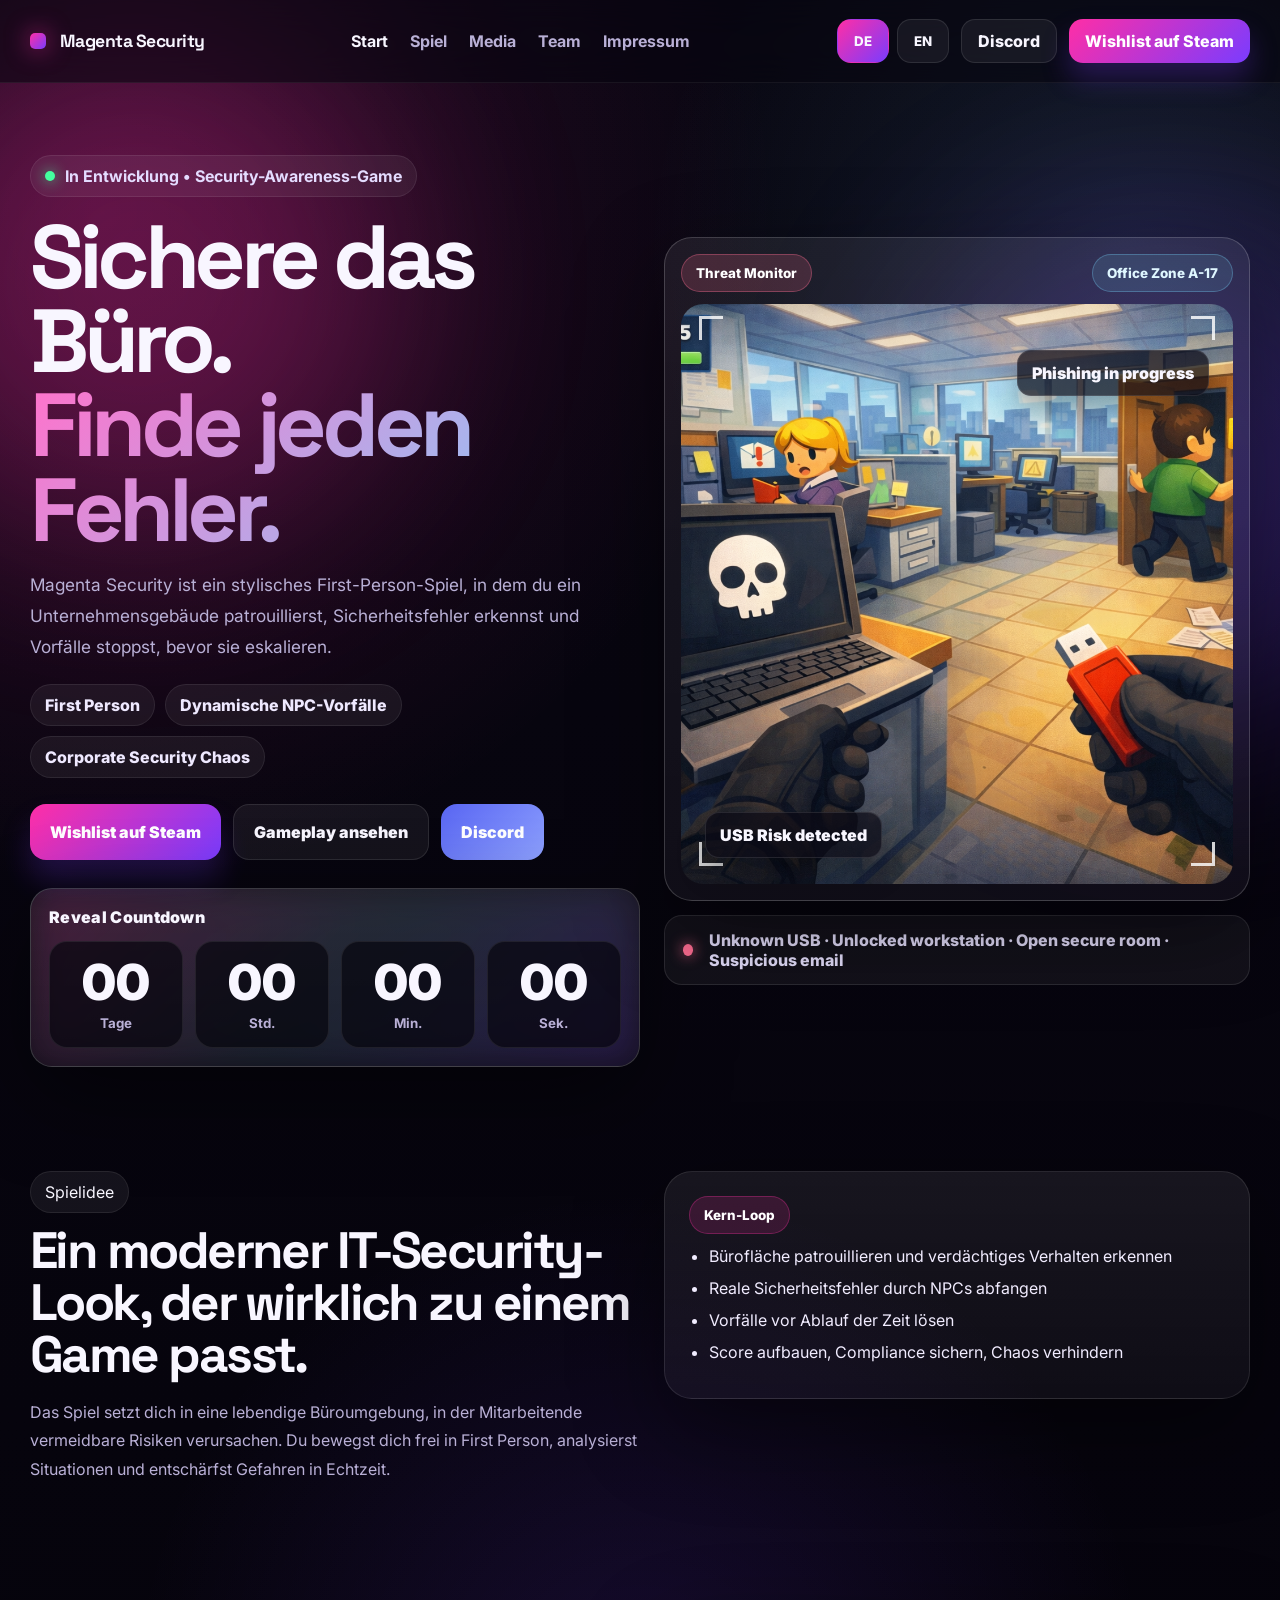
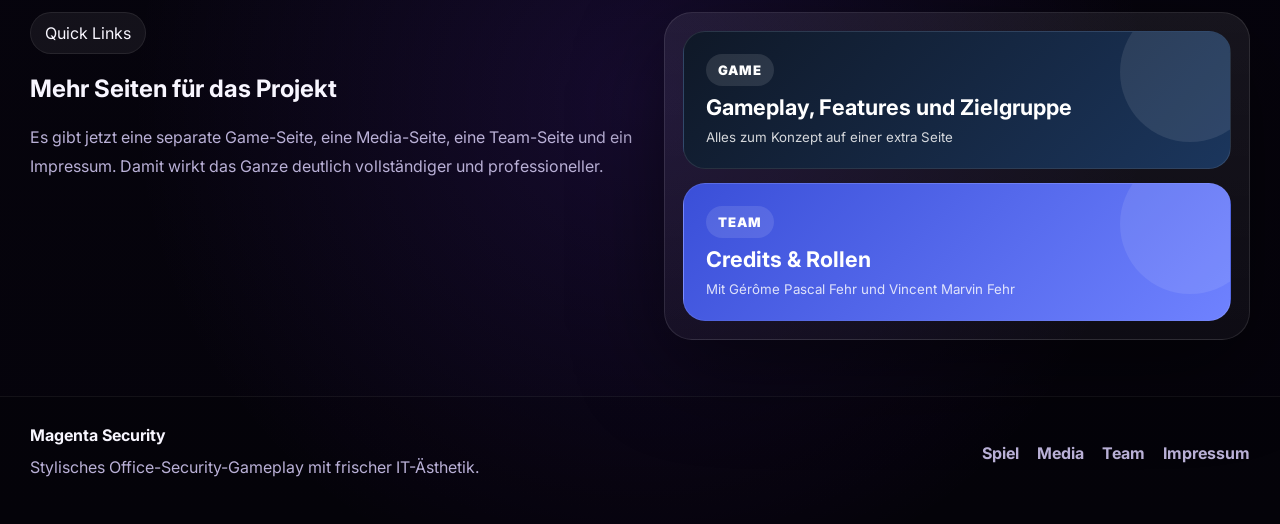
<file: index.html>
<!DOCTYPE html><html lang="de"><head><meta charset="UTF-8"/><meta name="viewport" content="width=device-width, initial-scale=1.0"/><title>Magenta Security — Home</title>
<link rel="preconnect" href="https://fonts.googleapis.com"><link rel="preconnect" href="https://fonts.gstatic.com" crossorigin><link href="https://fonts.googleapis.com/css2?family=Space+Grotesk:wght@400;500;700&family=Inter:wght@400;500;700;800;900&display=swap" rel="stylesheet"><link rel="stylesheet" href="styles.css"/></head><body>
  <div class="noise"></div><div class="scanline"></div><div class="blob blob-a"></div><div class="blob blob-b"></div>
  <header class="topbar">
    <div class="wrap nav">
      <a href="index.html" class="logo"><span class="logo-mark"></span><span class="logo-text">Magenta Security</span></a>
      <nav class="menu">
        <a href="index.html" data-page="index.html" data-i18n="home">Start</a>
        <a href="game.html" data-page="game.html" data-i18n="about">Spiel</a>
        <a href="media.html" data-page="media.html" data-i18n="media">Media</a>
        <a href="team.html" data-page="team.html" data-i18n="creators">Team</a>
        <a href="impressum.html" data-page="impressum.html" data-i18n="legal">Impressum</a>
      </nav>
      <div class="nav-actions">
        <div class="lang-toggle"><button data-lang="de" class="active">DE</button><button data-lang="en">EN</button></div>
        <a class="nav-btn ghost" href="https://discord.com/" target="_blank" rel="noopener noreferrer" data-i18n="discord">Discord</a>
        <a class="nav-btn primary" href="https://store.steampowered.com/" target="_blank" rel="noopener noreferrer" data-i18n="wishlist">Wishlist auf Steam</a>
      </div>
    </div>
  </header>

<main><section class="hero"><div class="wrap hero-grid"><div class="hero-copy reveal"><div class="status-pill"><span class="dot"></span><span data-i18n="status">In Entwicklung • Security-Awareness-Game</span></div>
<h1><span data-i18n="hero1">Sichere das Büro.</span><span class="accent" data-i18n="hero2">Finde jeden Fehler.</span></h1>
<p class="hero-text" data-i18n="herotext">Magenta Security ist ein stylisches First-Person-Spiel, in dem du ein Unternehmensgebäude patrouillierst, Sicherheitsfehler erkennst und Vorfälle stoppst, bevor sie eskalieren.</p>
<div class="hero-badges"><span data-i18n="badge1">First Person</span><span data-i18n="badge2">Dynamische NPC-Vorfälle</span><span data-i18n="badge3">Corporate Security Chaos</span></div>
<div class="cta-row"><a class="cta primary" href="https://store.steampowered.com/" target="_blank" rel="noopener noreferrer" data-i18n="wishlist">Wishlist auf Steam</a><a class="cta secondary" href="media.html" data-i18n="watch">Gameplay ansehen</a><a class="cta discord" href="https://discord.com/" target="_blank" rel="noopener noreferrer" data-i18n="discord">Discord</a></div>
<div class="countdown-shell"><div class="countdown-title" data-i18n="reveal">Reveal Countdown</div><div class="countdown-grid"><div><span id="days">00</span><small data-i18n="days">Tage</small></div><div><span id="hours">00</span><small data-i18n="hours">Std.</small></div><div><span id="minutes">00</span><small data-i18n="minutes">Min.</small></div><div><span id="seconds">00</span><small data-i18n="seconds">Sek.</small></div></div></div></div>
<div class="hero-panel reveal"><div class="hero-screen"><div class="screen-top"><span class="mini-pill danger">Threat Monitor</span><span class="mini-pill info">Office Zone A-17</span></div><img src="gameplay_fp.png" alt="Magenta Security First Person Gameplay"/><div class="screen-overlay"><div class="corner corner-tl"></div><div class="corner corner-tr"></div><div class="corner corner-bl"></div><div class="corner corner-br"></div><div class="hud-card left">USB Risk detected</div><div class="hud-card right">Phishing in progress</div></div></div><div class="alert-strip"><span></span><p>Unknown USB · Unlocked workstation · Open secure room · Suspicious email</p></div></div></div></section>
<section class="section"><div class="wrap feature-layout"><div class="text-side reveal"><div class="eyebrow" data-i18n="premise">Spielidee</div><h2 data-i18n="premiseTitle">Ein moderner IT-Security-Look, der wirklich zu einem Game passt.</h2><p data-i18n="premiseText">Das Spiel setzt dich in eine lebendige Büroumgebung, in der Mitarbeitende vermeidbare Risiken verursachen. Du bewegst dich frei in First Person, analysierst Situationen und entschärfst Gefahren in Echtzeit.</p></div>
<div class="glass-card reveal"><div class="mini-pill magenta" data-i18n="coreloop">Kern-Loop</div><ul class="loop-list"><li data-i18n="loop1">Bürofläche patrouillieren und verdächtiges Verhalten erkennen</li><li data-i18n="loop2">Reale Sicherheitsfehler durch NPCs abfangen</li><li data-i18n="loop3">Vorfälle vor Ablauf der Zeit lösen</li><li data-i18n="loop4">Score aufbauen, Compliance sichern, Chaos verhindern</li></ul></div></div></section>
<section class="section"><div class="wrap community-grid"><div class="community-copy reveal"><div class="eyebrow">Quick Links</div><h2>Mehr Seiten für das Projekt</h2><p>Es gibt jetzt eine separate Game-Seite, eine Media-Seite, eine Team-Seite und ein Impressum. Damit wirkt das Ganze deutlich vollständiger und professioneller.</p></div>
<div class="community-card reveal"><a class="big-action steam" href="game.html"><span class="action-label">Game</span><strong>Gameplay, Features und Zielgruppe</strong><small>Alles zum Konzept auf einer extra Seite</small></a><a class="big-action discord" href="team.html"><span class="action-label">Team</span><strong>Credits & Rollen</strong><small>Mit Gérôme Pascal Fehr und Vincent Marvin Fehr</small></a></div></div></section></main>
  <footer class="footer">
    <div class="wrap footer-row">
      <div><strong>Magenta Security</strong><p data-i18n="footerText">Stylisches Office-Security-Gameplay mit frischer IT-Ästhetik.</p></div>
      <div class="footer-links">
        <a href="game.html" data-i18n="about">Spiel</a><a href="media.html" data-i18n="media">Media</a><a href="team.html" data-i18n="creators">Team</a><a href="impressum.html" data-i18n="legal">Impressum</a>
      </div>
    </div>
  </footer><script src="script.js"></script>
</body></html>
</file>
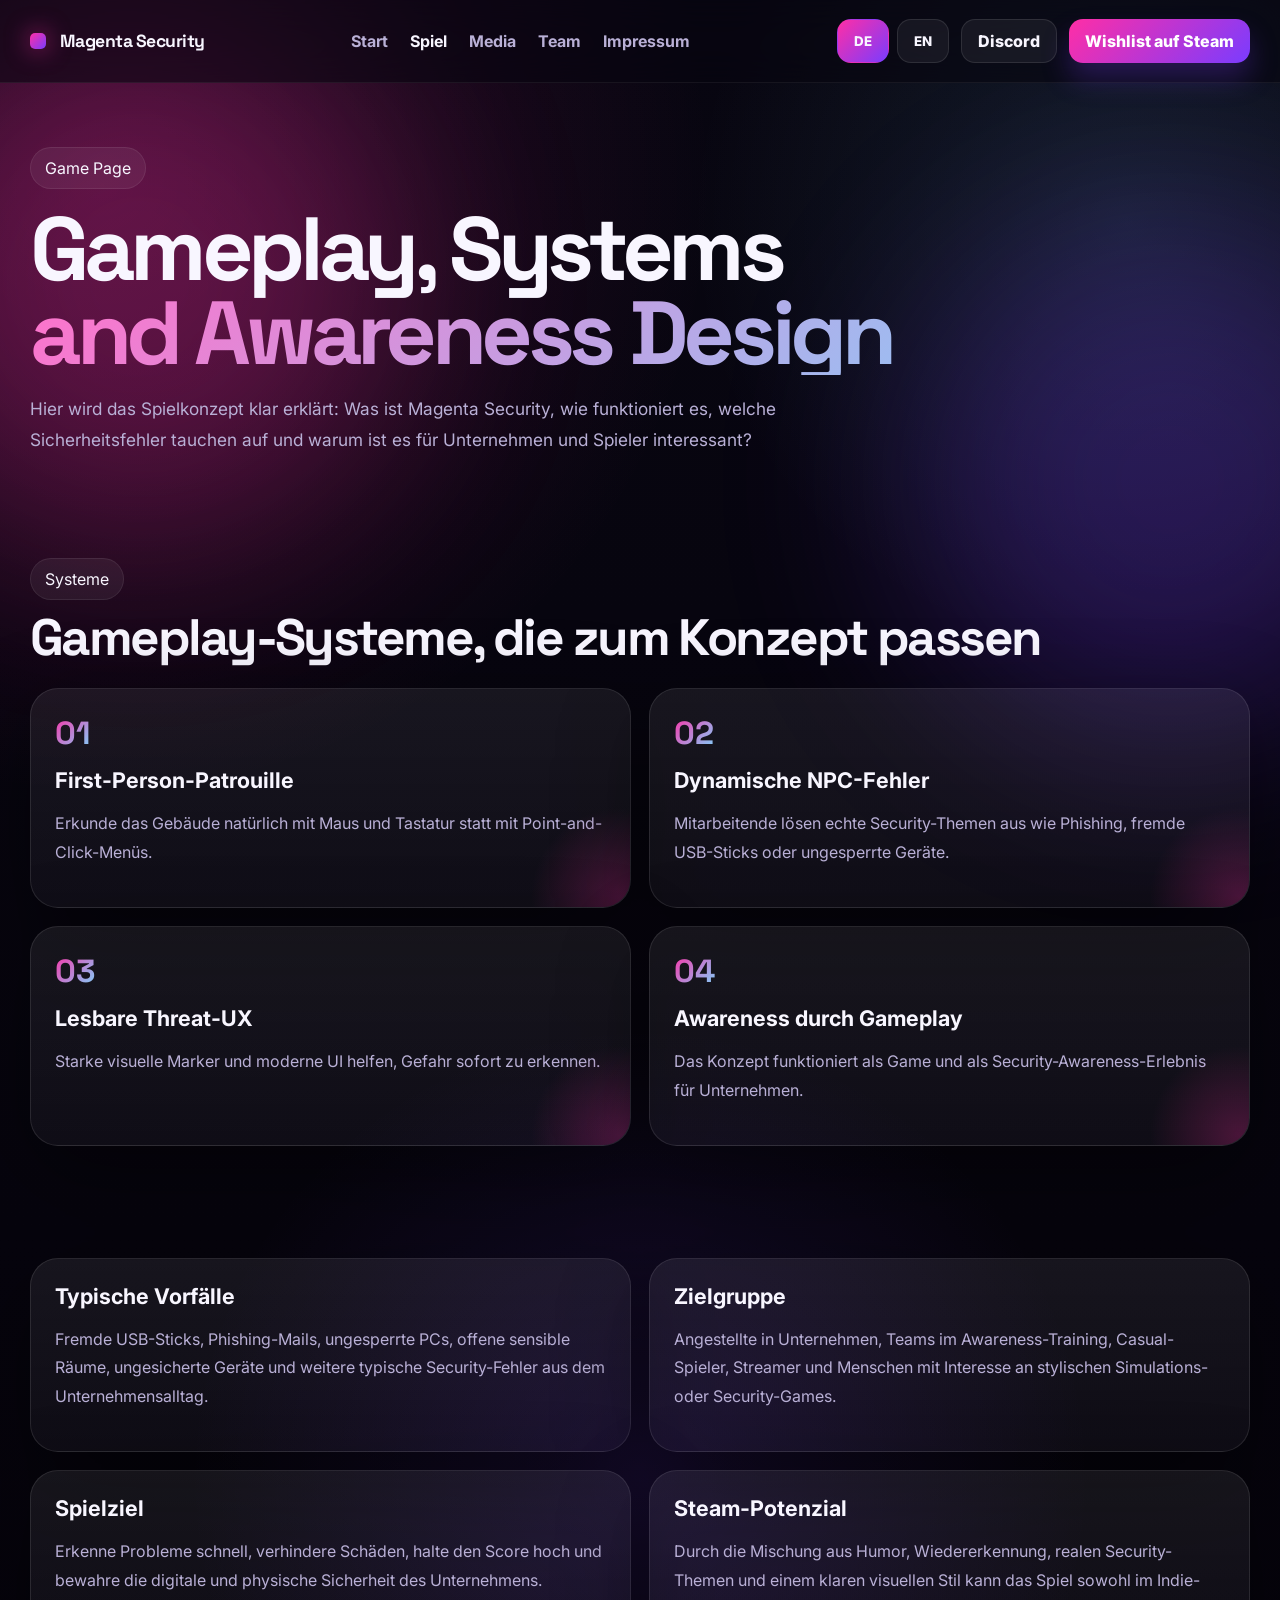
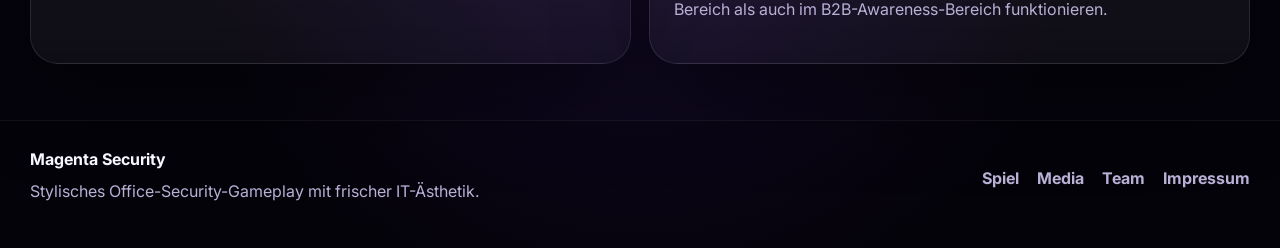
<file: game.html>
<!DOCTYPE html><html lang="de"><head><meta charset="UTF-8"/><meta name="viewport" content="width=device-width, initial-scale=1.0"/><title>Magenta Security — Spiel</title>
<link rel="preconnect" href="https://fonts.googleapis.com"><link rel="preconnect" href="https://fonts.gstatic.com" crossorigin><link href="https://fonts.googleapis.com/css2?family=Space+Grotesk:wght@400;500;700&family=Inter:wght@400;500;700;800;900&display=swap" rel="stylesheet"><link rel="stylesheet" href="styles.css"/></head><body>
  <div class="noise"></div><div class="scanline"></div><div class="blob blob-a"></div><div class="blob blob-b"></div>
  <header class="topbar">
    <div class="wrap nav">
      <a href="index.html" class="logo"><span class="logo-mark"></span><span class="logo-text">Magenta Security</span></a>
      <nav class="menu">
        <a href="index.html" data-page="index.html" data-i18n="home">Start</a>
        <a href="game.html" data-page="game.html" data-i18n="about">Spiel</a>
        <a href="media.html" data-page="media.html" data-i18n="media">Media</a>
        <a href="team.html" data-page="team.html" data-i18n="creators">Team</a>
        <a href="impressum.html" data-page="impressum.html" data-i18n="legal">Impressum</a>
      </nav>
      <div class="nav-actions">
        <div class="lang-toggle"><button data-lang="de" class="active">DE</button><button data-lang="en">EN</button></div>
        <a class="nav-btn ghost" href="https://discord.com/" target="_blank" rel="noopener noreferrer" data-i18n="discord">Discord</a>
        <a class="nav-btn primary" href="https://store.steampowered.com/" target="_blank" rel="noopener noreferrer" data-i18n="wishlist">Wishlist auf Steam</a>
      </div>
    </div>
  </header>

<main><section class="page-hero"><div class="wrap reveal"><div class="eyebrow">Game Page</div><h1><span>Gameplay, Systems</span><span class="accent">and Awareness Design</span></h1><p class="lead">Hier wird das Spielkonzept klar erklärt: Was ist Magenta Security, wie funktioniert es, welche Sicherheitsfehler tauchen auf und warum ist es für Unternehmen und Spieler interessant?</p></div></section>
<section class="section systems-section"><div class="wrap"><div class="section-head reveal"><div class="eyebrow">Systeme</div><h2 data-i18n="systemsTitle">Gameplay-Systeme, die zum Konzept passen</h2></div><div class="systems-grid">
<article class="system-card reveal"><span class="card-index">01</span><h3 data-i18n="s1t">First-Person-Patrouille</h3><p data-i18n="s1d">Erkunde das Gebäude natürlich mit Maus und Tastatur statt mit Point-and-Click-Menüs.</p></article>
<article class="system-card reveal"><span class="card-index">02</span><h3 data-i18n="s2t">Dynamische NPC-Fehler</h3><p data-i18n="s2d">Mitarbeitende lösen echte Security-Themen aus wie Phishing, fremde USB-Sticks oder ungesperrte Geräte.</p></article>
<article class="system-card reveal"><span class="card-index">03</span><h3 data-i18n="s3t">Lesbare Threat-UX</h3><p data-i18n="s3d">Starke visuelle Marker und moderne UI helfen, Gefahr sofort zu erkennen.</p></article>
<article class="system-card reveal"><span class="card-index">04</span><h3 data-i18n="s4t">Awareness durch Gameplay</h3><p data-i18n="s4d">Das Konzept funktioniert als Game und als Security-Awareness-Erlebnis für Unternehmen.</p></article>
</div></div></section>
<section class="section"><div class="wrap card-grid"><div class="info-box reveal"><h3>Typische Vorfälle</h3><p>Fremde USB-Sticks, Phishing-Mails, ungesperrte PCs, offene sensible Räume, ungesicherte Geräte und weitere typische Security-Fehler aus dem Unternehmensalltag.</p></div><div class="info-box reveal"><h3>Zielgruppe</h3><p>Angestellte in Unternehmen, Teams im Awareness-Training, Casual-Spieler, Streamer und Menschen mit Interesse an stylischen Simulations- oder Security-Games.</p></div><div class="info-box reveal"><h3>Spielziel</h3><p>Erkenne Probleme schnell, verhindere Schäden, halte den Score hoch und bewahre die digitale und physische Sicherheit des Unternehmens.</p></div><div class="info-box reveal"><h3>Steam-Potenzial</h3><p>Durch die Mischung aus Humor, Wiedererkennung, realen Security-Themen und einem klaren visuellen Stil kann das Spiel sowohl im Indie-Bereich als auch im B2B-Awareness-Bereich funktionieren.</p></div></div></section></main>
  <footer class="footer">
    <div class="wrap footer-row">
      <div><strong>Magenta Security</strong><p data-i18n="footerText">Stylisches Office-Security-Gameplay mit frischer IT-Ästhetik.</p></div>
      <div class="footer-links">
        <a href="game.html" data-i18n="about">Spiel</a><a href="media.html" data-i18n="media">Media</a><a href="team.html" data-i18n="creators">Team</a><a href="impressum.html" data-i18n="legal">Impressum</a>
      </div>
    </div>
  </footer><script src="script.js"></script>
</body></html>
</file>
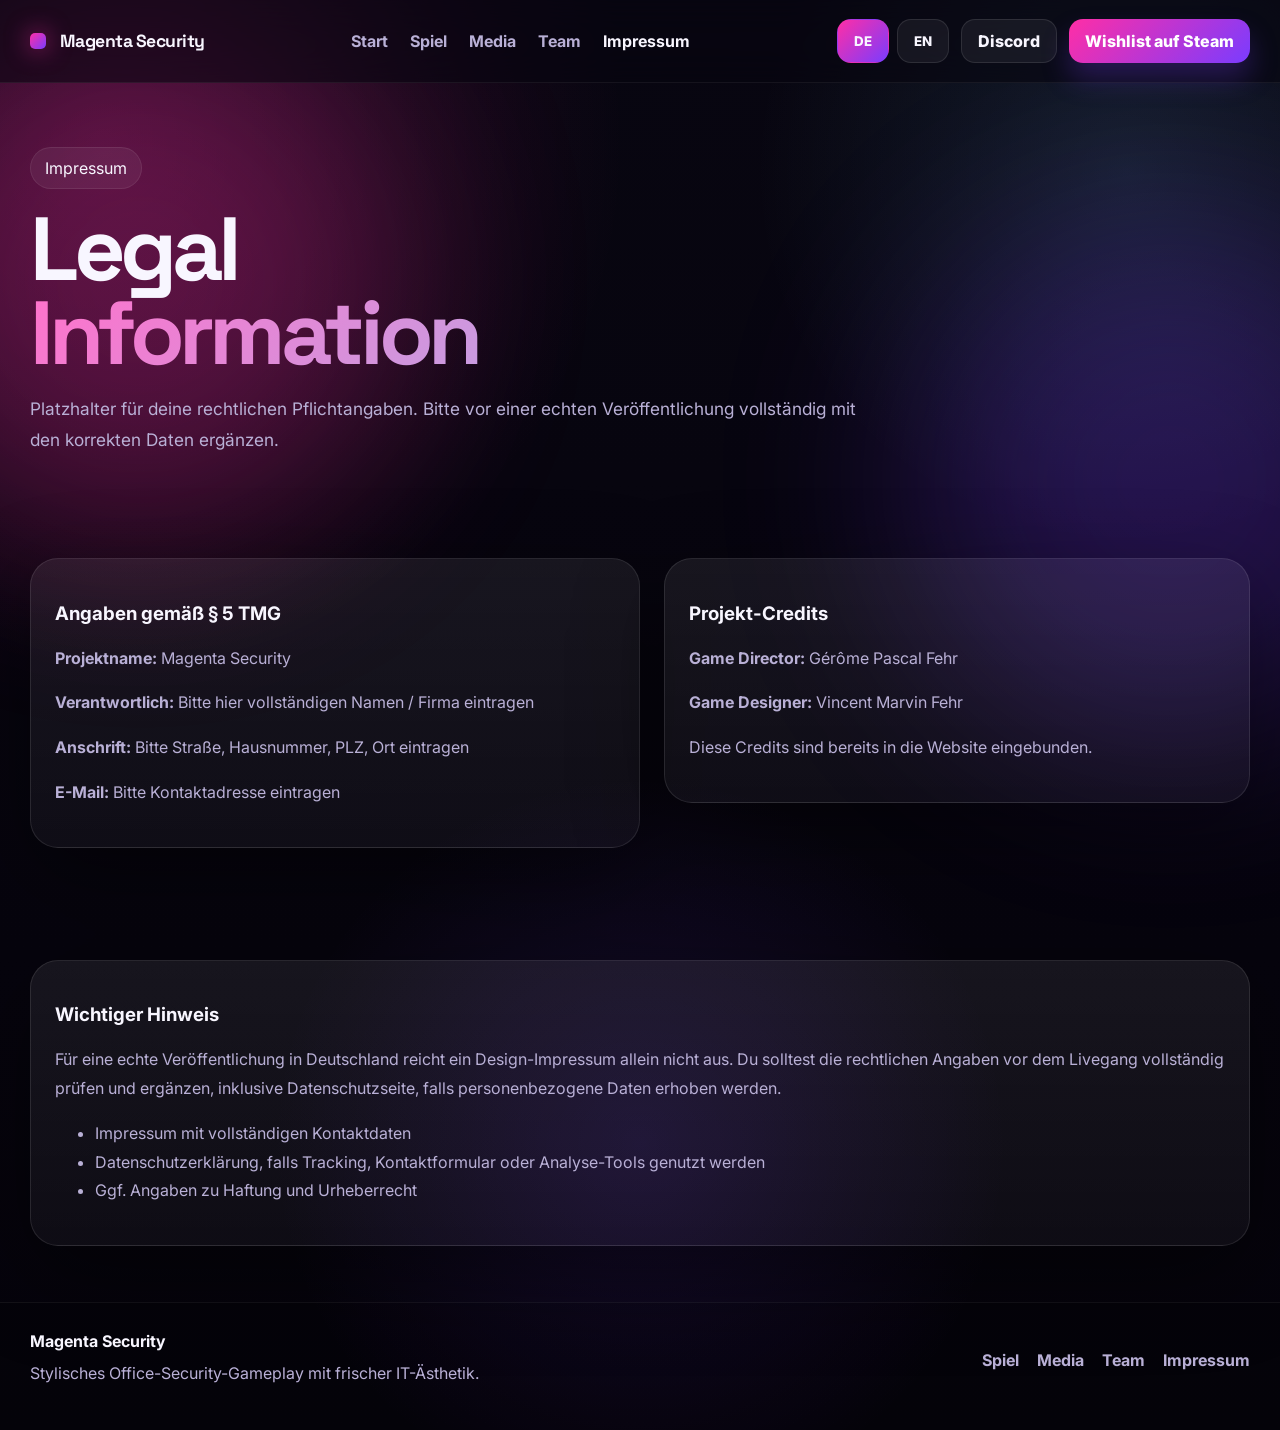
<file: impressum.html>
<!DOCTYPE html><html lang="de"><head><meta charset="UTF-8"/><meta name="viewport" content="width=device-width, initial-scale=1.0"/><title>Magenta Security — Impressum</title>
<link rel="preconnect" href="https://fonts.googleapis.com"><link rel="preconnect" href="https://fonts.gstatic.com" crossorigin><link href="https://fonts.googleapis.com/css2?family=Space+Grotesk:wght@400;500;700&family=Inter:wght@400;500;700;800;900&display=swap" rel="stylesheet"><link rel="stylesheet" href="styles.css"/></head><body>
  <div class="noise"></div><div class="scanline"></div><div class="blob blob-a"></div><div class="blob blob-b"></div>
  <header class="topbar">
    <div class="wrap nav">
      <a href="index.html" class="logo"><span class="logo-mark"></span><span class="logo-text">Magenta Security</span></a>
      <nav class="menu">
        <a href="index.html" data-page="index.html" data-i18n="home">Start</a>
        <a href="game.html" data-page="game.html" data-i18n="about">Spiel</a>
        <a href="media.html" data-page="media.html" data-i18n="media">Media</a>
        <a href="team.html" data-page="team.html" data-i18n="creators">Team</a>
        <a href="impressum.html" data-page="impressum.html" data-i18n="legal">Impressum</a>
      </nav>
      <div class="nav-actions">
        <div class="lang-toggle"><button data-lang="de" class="active">DE</button><button data-lang="en">EN</button></div>
        <a class="nav-btn ghost" href="https://discord.com/" target="_blank" rel="noopener noreferrer" data-i18n="discord">Discord</a>
        <a class="nav-btn primary" href="https://store.steampowered.com/" target="_blank" rel="noopener noreferrer" data-i18n="wishlist">Wishlist auf Steam</a>
      </div>
    </div>
  </header>

<main><section class="page-hero"><div class="wrap reveal"><div class="eyebrow">Impressum</div><h1><span>Legal</span><span class="accent">Information</span></h1><p class="lead">Platzhalter für deine rechtlichen Pflichtangaben. Bitte vor einer echten Veröffentlichung vollständig mit den korrekten Daten ergänzen.</p></div></section>
<section class="section"><div class="wrap two-col"><div class="legal-card reveal"><h3>Angaben gemäß § 5 TMG</h3><p><strong>Projektname:</strong> Magenta Security</p><p><strong>Verantwortlich:</strong> Bitte hier vollständigen Namen / Firma eintragen</p><p><strong>Anschrift:</strong> Bitte Straße, Hausnummer, PLZ, Ort eintragen</p><p><strong>E-Mail:</strong> Bitte Kontaktadresse eintragen</p></div><div class="legal-card reveal"><h3>Projekt-Credits</h3><p><strong>Game Director:</strong> Gérôme Pascal Fehr</p><p><strong>Game Designer:</strong> Vincent Marvin Fehr</p><p>Diese Credits sind bereits in die Website eingebunden.</p></div></div></section>
<section class="section"><div class="wrap legal-card reveal"><h3>Wichtiger Hinweis</h3><p>Für eine echte Veröffentlichung in Deutschland reicht ein Design-Impressum allein nicht aus. Du solltest die rechtlichen Angaben vor dem Livegang vollständig prüfen und ergänzen, inklusive Datenschutzseite, falls personenbezogene Daten erhoben werden.</p><ul><li>Impressum mit vollständigen Kontaktdaten</li><li>Datenschutzerklärung, falls Tracking, Kontaktformular oder Analyse-Tools genutzt werden</li><li>Ggf. Angaben zu Haftung und Urheberrecht</li></ul></div></section></main>
  <footer class="footer">
    <div class="wrap footer-row">
      <div><strong>Magenta Security</strong><p data-i18n="footerText">Stylisches Office-Security-Gameplay mit frischer IT-Ästhetik.</p></div>
      <div class="footer-links">
        <a href="game.html" data-i18n="about">Spiel</a><a href="media.html" data-i18n="media">Media</a><a href="team.html" data-i18n="creators">Team</a><a href="impressum.html" data-i18n="legal">Impressum</a>
      </div>
    </div>
  </footer><script src="script.js"></script>
</body></html>
</file>
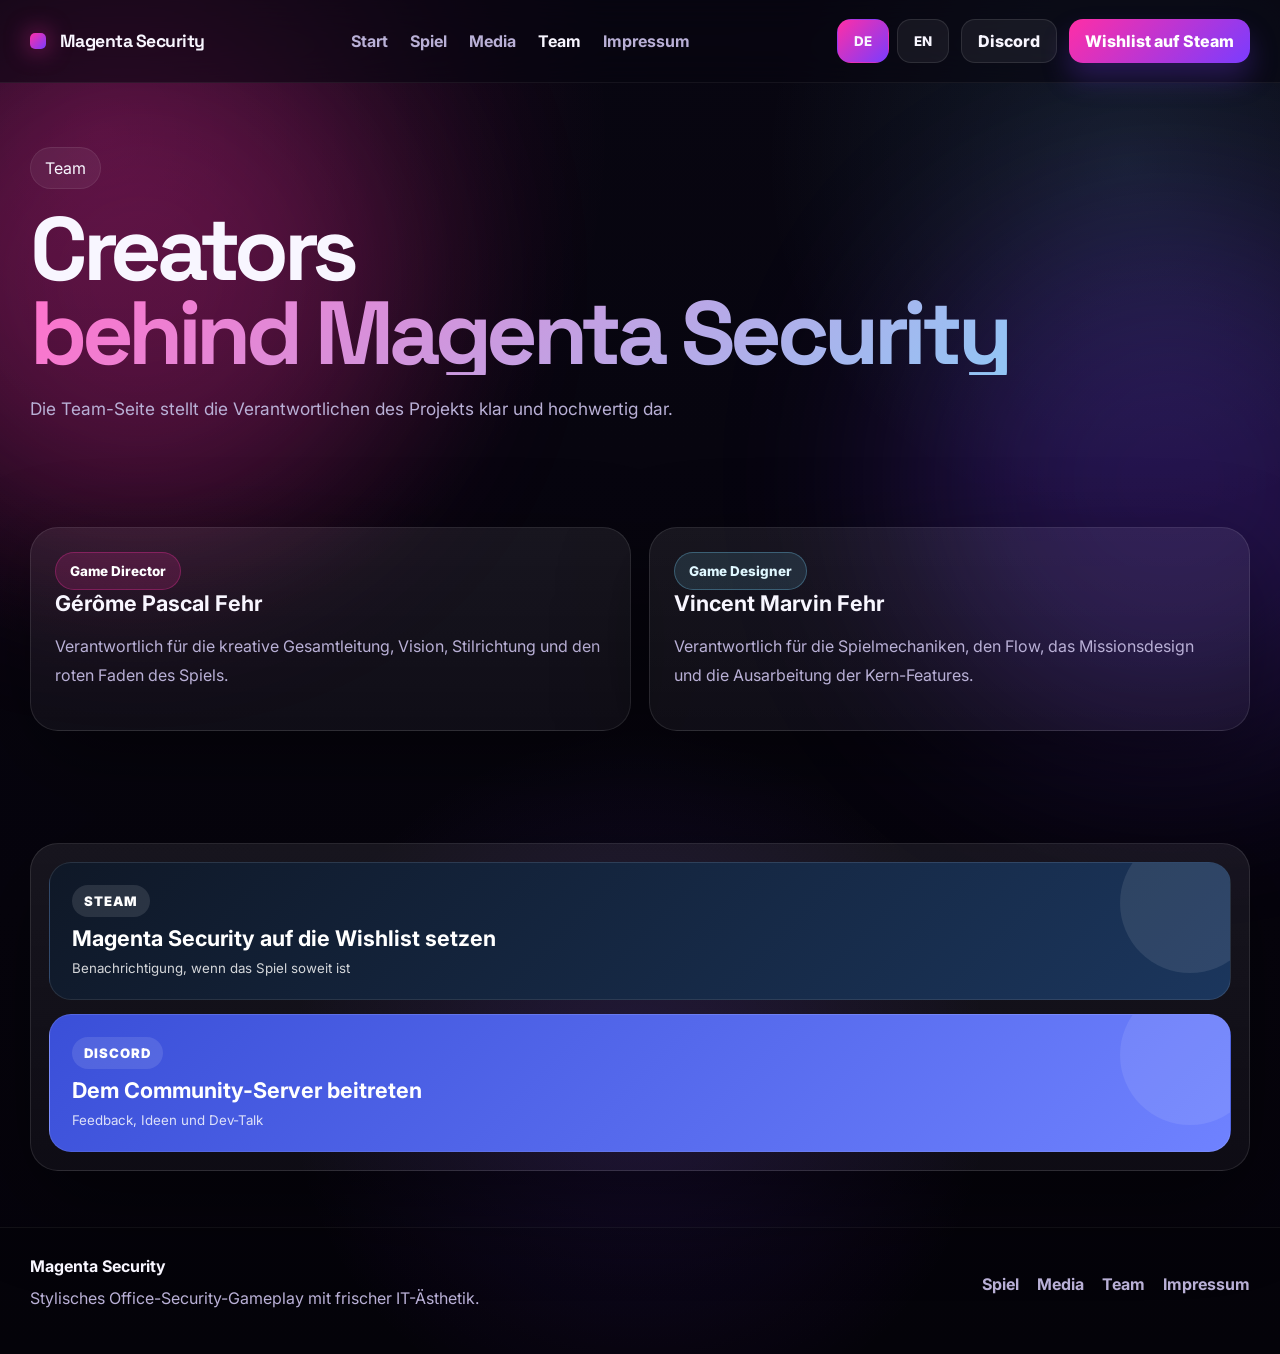
<file: team.html>
<!DOCTYPE html><html lang="de"><head><meta charset="UTF-8"/><meta name="viewport" content="width=device-width, initial-scale=1.0"/><title>Magenta Security — Team</title>
<link rel="preconnect" href="https://fonts.googleapis.com"><link rel="preconnect" href="https://fonts.gstatic.com" crossorigin><link href="https://fonts.googleapis.com/css2?family=Space+Grotesk:wght@400;500;700&family=Inter:wght@400;500;700;800;900&display=swap" rel="stylesheet"><link rel="stylesheet" href="styles.css"/></head><body>
  <div class="noise"></div><div class="scanline"></div><div class="blob blob-a"></div><div class="blob blob-b"></div>
  <header class="topbar">
    <div class="wrap nav">
      <a href="index.html" class="logo"><span class="logo-mark"></span><span class="logo-text">Magenta Security</span></a>
      <nav class="menu">
        <a href="index.html" data-page="index.html" data-i18n="home">Start</a>
        <a href="game.html" data-page="game.html" data-i18n="about">Spiel</a>
        <a href="media.html" data-page="media.html" data-i18n="media">Media</a>
        <a href="team.html" data-page="team.html" data-i18n="creators">Team</a>
        <a href="impressum.html" data-page="impressum.html" data-i18n="legal">Impressum</a>
      </nav>
      <div class="nav-actions">
        <div class="lang-toggle"><button data-lang="de" class="active">DE</button><button data-lang="en">EN</button></div>
        <a class="nav-btn ghost" href="https://discord.com/" target="_blank" rel="noopener noreferrer" data-i18n="discord">Discord</a>
        <a class="nav-btn primary" href="https://store.steampowered.com/" target="_blank" rel="noopener noreferrer" data-i18n="wishlist">Wishlist auf Steam</a>
      </div>
    </div>
  </header>

<main><section class="page-hero"><div class="wrap reveal"><div class="eyebrow">Team</div><h1><span>Creators</span><span class="accent">behind Magenta Security</span></h1><p class="lead">Die Team-Seite stellt die Verantwortlichen des Projekts klar und hochwertig dar.</p></div></section>
<section class="section"><div class="wrap team-grid"><div class="team-card reveal"><div class="mini-pill magenta">Game Director</div><h3>Gérôme Pascal Fehr</h3><p>Verantwortlich für die kreative Gesamtleitung, Vision, Stilrichtung und den roten Faden des Spiels.</p></div><div class="team-card reveal"><div class="mini-pill info">Game Designer</div><h3>Vincent Marvin Fehr</h3><p>Verantwortlich für die Spielmechaniken, den Flow, das Missionsdesign und die Ausarbeitung der Kern-Features.</p></div></div></section>
<section class="section"><div class="wrap community-card reveal"><a class="big-action steam" href="https://store.steampowered.com/" target="_blank" rel="noopener noreferrer"><span class="action-label">Steam</span><strong data-i18n="steamBig">Magenta Security auf die Wishlist setzen</strong><small data-i18n="steamSmall">Benachrichtigung, wenn das Spiel soweit ist</small></a><a class="big-action discord" href="https://discord.com/" target="_blank" rel="noopener noreferrer"><span class="action-label">Discord</span><strong data-i18n="discordBig">Dem Community-Server beitreten</strong><small data-i18n="discordSmall">Feedback, Ideen und Dev-Talk</small></a></div></section></main>
  <footer class="footer">
    <div class="wrap footer-row">
      <div><strong>Magenta Security</strong><p data-i18n="footerText">Stylisches Office-Security-Gameplay mit frischer IT-Ästhetik.</p></div>
      <div class="footer-links">
        <a href="game.html" data-i18n="about">Spiel</a><a href="media.html" data-i18n="media">Media</a><a href="team.html" data-i18n="creators">Team</a><a href="impressum.html" data-i18n="legal">Impressum</a>
      </div>
    </div>
  </footer><script src="script.js"></script>
</body></html>
</file>
<file: styles.css>
:root{
  --bg:#06040d;--bg2:#0f0a1e;--line:rgba(255,255,255,.1);--line-strong:rgba(255,255,255,.18);--text:#f8f6ff;--muted:#b9b0d6;
  --magenta:#ff2ea6;--magenta-2:#ff72cb;--purple:#7a3cff;--cyan:#79d8ff;--ok:#44ff9f;--danger:#ff6e93;--glass:rgba(255,255,255,.06);--shadow:0 30px 90px rgba(0,0,0,.45);--radius:28px;
}
*{box-sizing:border-box}html{scroll-behavior:smooth}
body{margin:0;color:var(--text);font-family:'Inter',system-ui,sans-serif;background:radial-gradient(circle at 8% 10%, rgba(255,46,166,.17), transparent 30%),radial-gradient(circle at 88% 12%, rgba(121,216,255,.12), transparent 22%),radial-gradient(circle at 50% 80%, rgba(122,60,255,.14), transparent 28%),linear-gradient(180deg, #080611 0%, #05030b 100%);overflow-x:hidden}
img{display:block;max-width:100%}.wrap{width:min(1220px, calc(100% - 40px)); margin:0 auto; position:relative; z-index:2}
.noise,.scanline{position:fixed; inset:0; pointer-events:none; z-index:0}
.noise{background-image:radial-gradient(rgba(255,255,255,.035) 1px, transparent 1px);background-size:4px 4px;opacity:.22;mix-blend-mode:soft-light}
.scanline{background:linear-gradient(to bottom, transparent 0%, rgba(255,255,255,.025) 50%, transparent 100%);background-size:100% 6px;opacity:.13}
.blob{position:fixed;width:520px;height:520px;border-radius:50%;filter:blur(100px);opacity:.25;z-index:0;pointer-events:none;animation:floaty 10s ease-in-out infinite}
.blob-a{left:-120px;top:20px;background:var(--magenta)}.blob-b{right:-150px;top:220px;background:var(--purple);animation-delay:-3s}
@keyframes floaty{0%,100%{transform:translateY(0) translateX(0)}50%{transform:translateY(25px) translateX(10px)}}
.topbar{position:sticky;top:0;z-index:20;background:rgba(8,6,17,.58);backdrop-filter:blur(18px);border-bottom:1px solid rgba(255,255,255,.06)}
.nav{display:flex;align-items:center;justify-content:space-between;min-height:82px;gap:20px}
.logo{display:inline-flex;gap:14px;align-items:center;color:var(--text);text-decoration:none;font-weight:900}
.logo-mark{width:16px;height:16px;border-radius:5px;background:linear-gradient(135deg, var(--magenta), var(--purple));box-shadow:0 0 24px rgba(255,46,166,.7)}
.logo-text{font-family:'Space Grotesk',sans-serif;letter-spacing:-.03em;font-size:1.1rem}
.menu{display:flex;gap:22px;flex-wrap:wrap}.menu a,.footer-links a{color:var(--muted);text-decoration:none;font-weight:700}.menu a.active,.menu a:hover,.footer-links a:hover{color:var(--text)}
.nav-actions{display:flex;gap:12px;flex-wrap:wrap;align-items:center}
.nav-btn,.lang-toggle button{min-height:44px;display:inline-flex;align-items:center;justify-content:center;padding:0 16px;border-radius:14px;text-decoration:none;font-weight:800;border:none;cursor:pointer;font-family:inherit}
.nav-btn.ghost,.lang-toggle button{color:var(--text);background:rgba(255,255,255,.06);border:1px solid var(--line)}
.nav-btn.primary{color:#fff;background:linear-gradient(135deg,var(--magenta),var(--purple));box-shadow:0 16px 28px rgba(122,60,255,.25)}
.lang-toggle{display:flex;gap:8px}.lang-toggle button.active{background:linear-gradient(135deg,var(--magenta),var(--purple));border-color:transparent}
.hero{padding:72px 0 48px}.hero-grid{display:grid;grid-template-columns:1.02fr .98fr;gap:30px;align-items:center}
.status-pill,.mini-pill,.hero-badges span,.eyebrow{display:inline-flex;align-items:center;gap:10px;border-radius:999px;padding:10px 14px;background:rgba(255,255,255,.06);border:1px solid rgba(255,255,255,.08)}
.status-pill{font-weight:700;color:#e4dcff}.dot{width:10px;height:10px;border-radius:50%;background:var(--ok);box-shadow:0 0 14px rgba(68,255,159,.85)}
.hero h1,.page-hero h1{font-family:'Space Grotesk',sans-serif;font-size:clamp(3rem, 7vw, 6rem);line-height:.94;margin:18px 0 16px;letter-spacing:-.06em}
.hero h1 .accent,.page-hero h1 .accent{display:block;background:linear-gradient(135deg,var(--magenta-2),var(--cyan));-webkit-background-clip:text;background-clip:text;color:transparent}
.hero-text,.lead{max-width:720px;color:var(--muted);font-size:1.08rem;line-height:1.8}
.hero-badges{display:flex;gap:10px;flex-wrap:wrap;margin:22px 0 26px}.hero-badges span{font-weight:800;color:#efe9ff}
.cta-row{display:flex;flex-wrap:wrap;gap:12px;margin-bottom:28px}
.cta{min-height:56px;padding:0 20px;border-radius:16px;text-decoration:none;display:inline-flex;align-items:center;justify-content:center;font-weight:900;transition:transform .2s ease, box-shadow .2s ease, border-color .2s ease}
.cta:hover{transform:translateY(-2px)}.cta.primary{color:#fff;background:linear-gradient(135deg,var(--magenta),var(--purple));box-shadow:0 20px 30px rgba(122,60,255,.22)}
.cta.secondary{color:var(--text);background:rgba(255,255,255,.06);border:1px solid var(--line)}.cta.discord{color:#fff;background:linear-gradient(135deg,#5865F2,#8ea1ff)}
.countdown-shell{padding:18px;border-radius:22px;background:linear-gradient(180deg, rgba(255,255,255,.08), rgba(255,255,255,.04));border:1px solid var(--line-strong);box-shadow:var(--shadow);max-width:620px;position:relative;overflow:hidden}
.countdown-shell::before{content:"";position:absolute;inset:-2px;background:linear-gradient(135deg, rgba(255,46,166,.3), rgba(121,216,255,.15), rgba(122,60,255,.3));z-index:-1;filter:blur(20px);opacity:.7}
.countdown-title{font-weight:900;margin-bottom:14px;letter-spacing:.02em}.countdown-grid{display:grid;grid-template-columns:repeat(4,1fr);gap:12px}
.countdown-grid div{padding:16px 10px;border-radius:18px;background:rgba(7,5,14,.68);border:1px solid rgba(255,255,255,.08);text-align:center}
.countdown-grid span{display:block;font-size:clamp(2rem, 4vw, 3.1rem);line-height:1;font-weight:900}.countdown-grid small{display:block;color:var(--muted);margin-top:7px;font-weight:700}
.hero-screen,.glass-card,.system-card,.video-card,.shot-card,.community-card,.info-box,.team-card,.legal-card{border-radius:28px;background:linear-gradient(180deg, rgba(255,255,255,.07), rgba(255,255,255,.04));border:1px solid var(--line);box-shadow:var(--shadow)}
.hero-screen{position:relative;padding:16px;border:1px solid var(--line-strong)}.hero-screen img{width:100%;border-radius:22px;min-height:580px;object-fit:cover}
.screen-top{display:flex;justify-content:space-between;gap:10px;margin-bottom:12px;flex-wrap:wrap}
.mini-pill{font-size:.84rem;font-weight:800}.mini-pill.danger{color:#fff;background:rgba(255,110,147,.18);border-color:rgba(255,110,147,.35)}.mini-pill.info{color:#dff7ff;background:rgba(121,216,255,.12);border-color:rgba(121,216,255,.3)}.mini-pill.magenta{color:#fff;background:rgba(255,46,166,.15);border-color:rgba(255,46,166,.3)}
.screen-overlay{position:absolute;inset:16px}.corner{position:absolute;width:24px;height:24px;border:3px solid rgba(255,255,255,.82)}
.corner-tl{left:18px;top:62px;border-right:0;border-bottom:0}.corner-tr{right:18px;top:62px;border-left:0;border-bottom:0}.corner-bl{left:18px;bottom:18px;border-right:0;border-top:0}.corner-br{right:18px;bottom:18px;border-left:0;border-top:0}
.hud-card{position:absolute;padding:12px 14px;border-radius:14px;font-weight:900;background:rgba(12,10,22,.72);border:1px solid rgba(255,255,255,.1);box-shadow:0 16px 28px rgba(0,0,0,.28);animation:pulse 2.2s ease-in-out infinite}
.hud-card.left{left:24px;bottom:26px}.hud-card.right{right:24px;top:96px;animation-delay:-1s}
@keyframes pulse{0%,100%{transform:translateY(0); box-shadow:0 0 0 rgba(255,46,166,0)}50%{transform:translateY(-3px); box-shadow:0 0 22px rgba(255,46,166,.25)}}
.alert-strip{display:flex;align-items:center;gap:16px;margin-top:14px;padding:14px 18px;border-radius:18px;background:rgba(255,255,255,.05);border:1px solid var(--line)}
.alert-strip span{width:12px;height:12px;border-radius:50%;background:var(--danger);box-shadow:0 0 14px rgba(255,110,147,.9)}.alert-strip p{margin:0;color:#e7e1ff;font-weight:800}
.section{padding:56px 0}.feature-layout,.two-col,.community-grid,.media-grid,.hero-grid,.section-grid{display:grid;gap:24px}.feature-layout,.two-col,.community-grid{grid-template-columns:1fr .96fr;align-items:start}
.section-head h2,.text-side h2,.page-section h2{margin:12px 0 14px;font-family:'Space Grotesk',sans-serif;font-size:clamp(2rem,4vw,3.4rem);line-height:1.02;letter-spacing:-.05em}
.text-side p,.section-head p,.glass-card p,.system-card p,.shot-card figcaption,.community-copy p,.footer p,.info-box p,.legal-card p,.legal-card li,.team-card p{color:var(--muted);line-height:1.8}
.glass-card,.info-box,.team-card,.legal-card{padding:24px}.loop-list{margin:0;padding-left:20px}.loop-list li{margin:12px 0;color:#f1ecff}
.systems-grid{display:grid;grid-template-columns:repeat(2,1fr);gap:18px;margin-top:24px}.system-card{padding:24px;position:relative;overflow:hidden}
.system-card::after{content:"";position:absolute;inset:auto -80px -80px auto;width:180px;height:180px;border-radius:50%;background:radial-gradient(circle, rgba(255,46,166,.24), transparent 70%)}
.card-index{display:inline-flex;margin-bottom:14px;font-family:'Space Grotesk',sans-serif;font-size:2rem;font-weight:900;background:linear-gradient(135deg,var(--magenta),var(--cyan));-webkit-background-clip:text;background-clip:text;color:transparent}
.system-card h3,.team-card h3,.info-box h3{margin:0 0 8px;font-size:1.35rem}
.media-grid{grid-template-columns:1.1fr .9fr;margin-top:24px}.video-card{padding:16px}.video-top{display:flex;justify-content:space-between;gap:10px;margin-bottom:12px;flex-wrap:wrap}
.video-frame{position:relative;overflow:hidden;border-radius:22px;border:1px solid rgba(255,255,255,.12)}.video-frame img{width:100%;min-height:420px;object-fit:cover}
.play-badge{position:absolute;right:18px;bottom:18px;padding:10px 14px;border-radius:999px;font-weight:900;color:white;background:linear-gradient(135deg,var(--magenta),var(--purple))}
.gallery-stack{display:grid;gap:18px}.shot-card{overflow:hidden}.shot-card figcaption{padding:14px 16px 18px}.page-hero{padding:64px 0 30px}.page-hero .lead{max-width:850px}
.card-grid,.team-grid{display:grid;grid-template-columns:repeat(2,1fr);gap:18px}.community-card{padding:18px;display:grid;gap:14px}
.big-action{display:block;padding:22px;border-radius:22px;text-decoration:none;color:white;border:1px solid rgba(255,255,255,.1);position:relative;overflow:hidden}
.big-action strong{display:block;font-size:1.35rem;margin:8px 0 6px}.big-action small{color:rgba(255,255,255,.82)}
.big-action .action-label{display:inline-block;padding:8px 12px;border-radius:999px;background:rgba(255,255,255,.11);font-weight:900;font-size:.82rem;text-transform:uppercase;letter-spacing:.08em}
.big-action.steam{background:linear-gradient(135deg, #0f1827, #1b365d)}.big-action.discord{background:linear-gradient(135deg, #3a4fd8, #6f82ff)}
.big-action::after{content:"";position:absolute;right:-30px;top:-30px;width:140px;height:140px;border-radius:50%;background:rgba(255,255,255,.09)}
.footer{padding:28px 0 42px;border-top:1px solid rgba(255,255,255,.06);background:rgba(0,0,0,.14)}.footer-row{display:flex;align-items:center;justify-content:space-between;gap:20px}.footer p{margin:8px 0 0}.footer-links{display:flex;gap:18px;flex-wrap:wrap}
.reveal{opacity:0;transform:translateY(18px);transition:opacity .7s ease, transform .7s ease}.reveal.visible{opacity:1;transform:translateY(0)}
@media (max-width: 1050px){.hero-grid,.feature-layout,.media-grid,.community-grid,.two-col,.section-grid,.team-grid,.card-grid{grid-template-columns:1fr}.hero-screen img{min-height:420px}}
@media (max-width: 780px){.nav{padding:14px 0;flex-direction:column;align-items:flex-start}.menu,.nav-actions{width:100%}.countdown-grid,.systems-grid,.team-grid,.card-grid{grid-template-columns:1fr 1fr}.footer-row{flex-direction:column;align-items:flex-start}}
@media (max-width: 560px){.wrap{width:min(100% - 22px, 1220px)}.countdown-grid,.systems-grid,.team-grid,.card-grid{grid-template-columns:1fr}.hero h1,.page-hero h1{font-size:2.8rem}}
</file>
